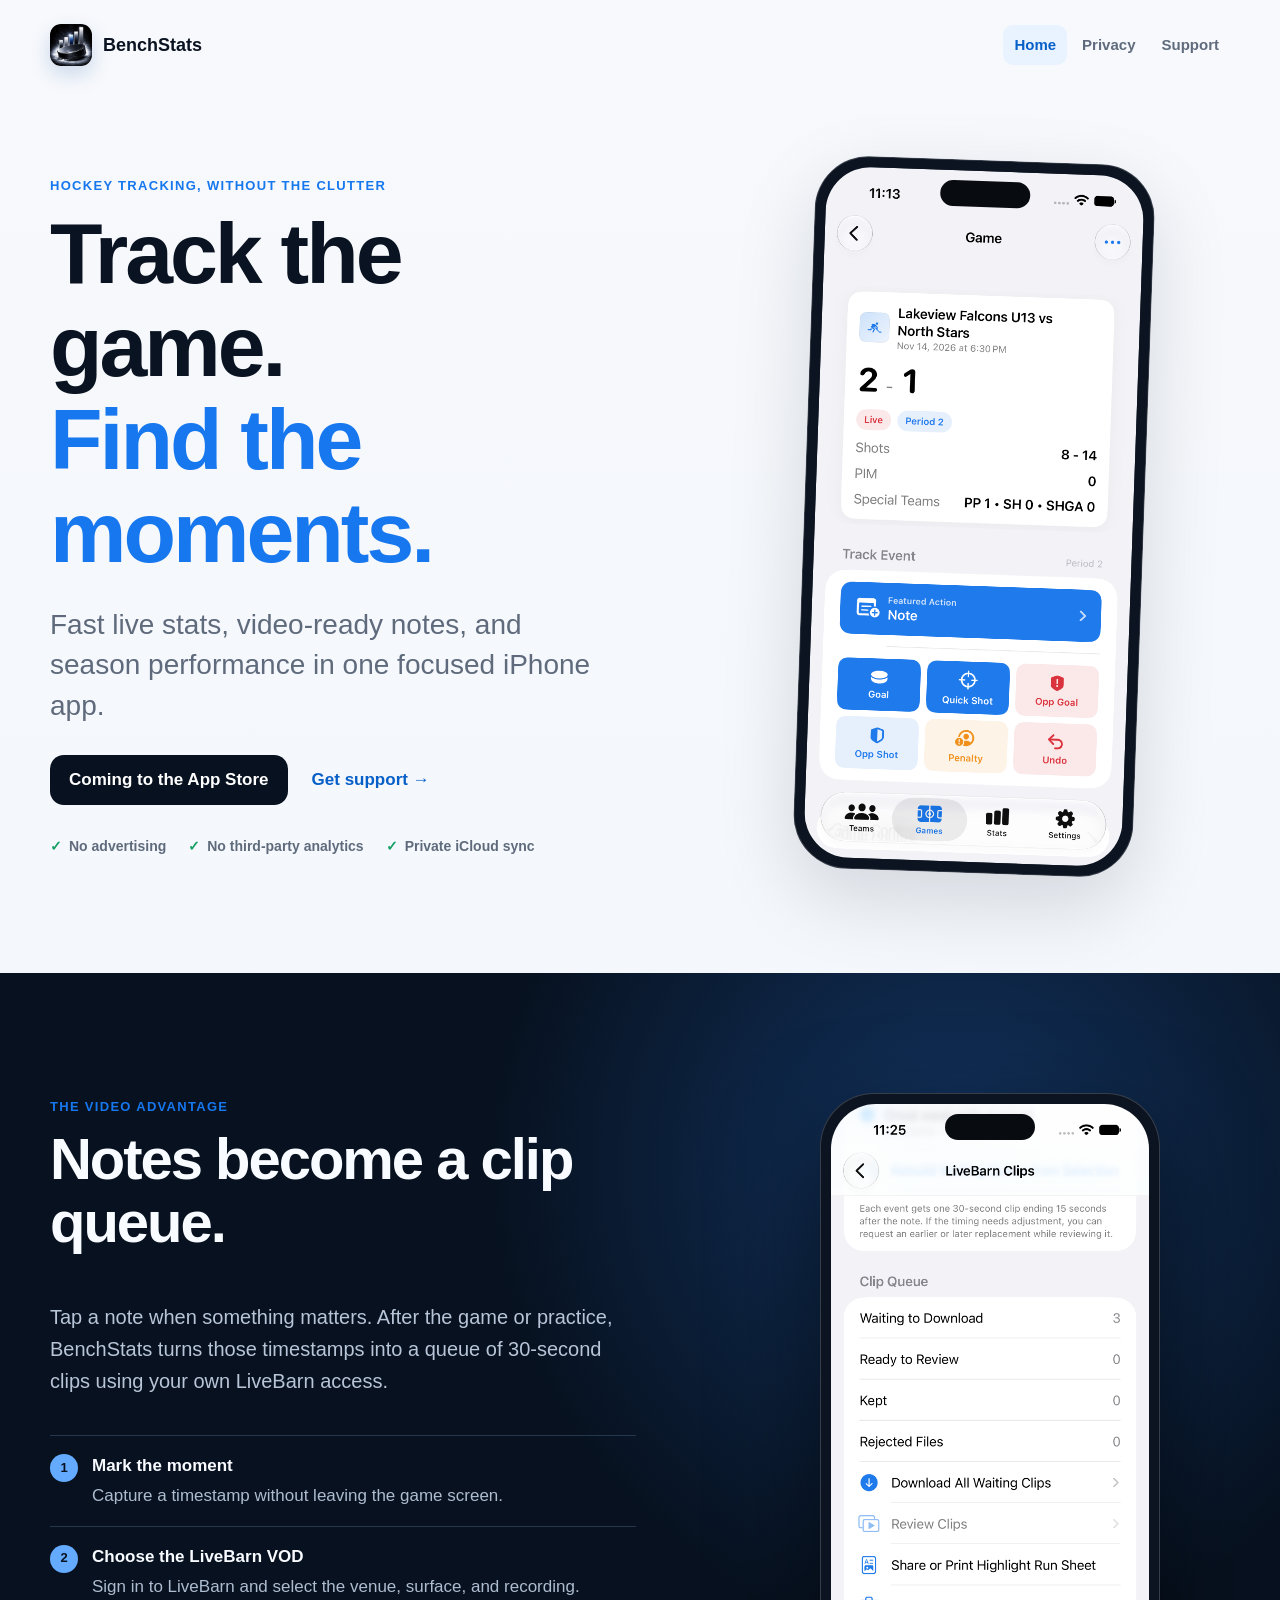
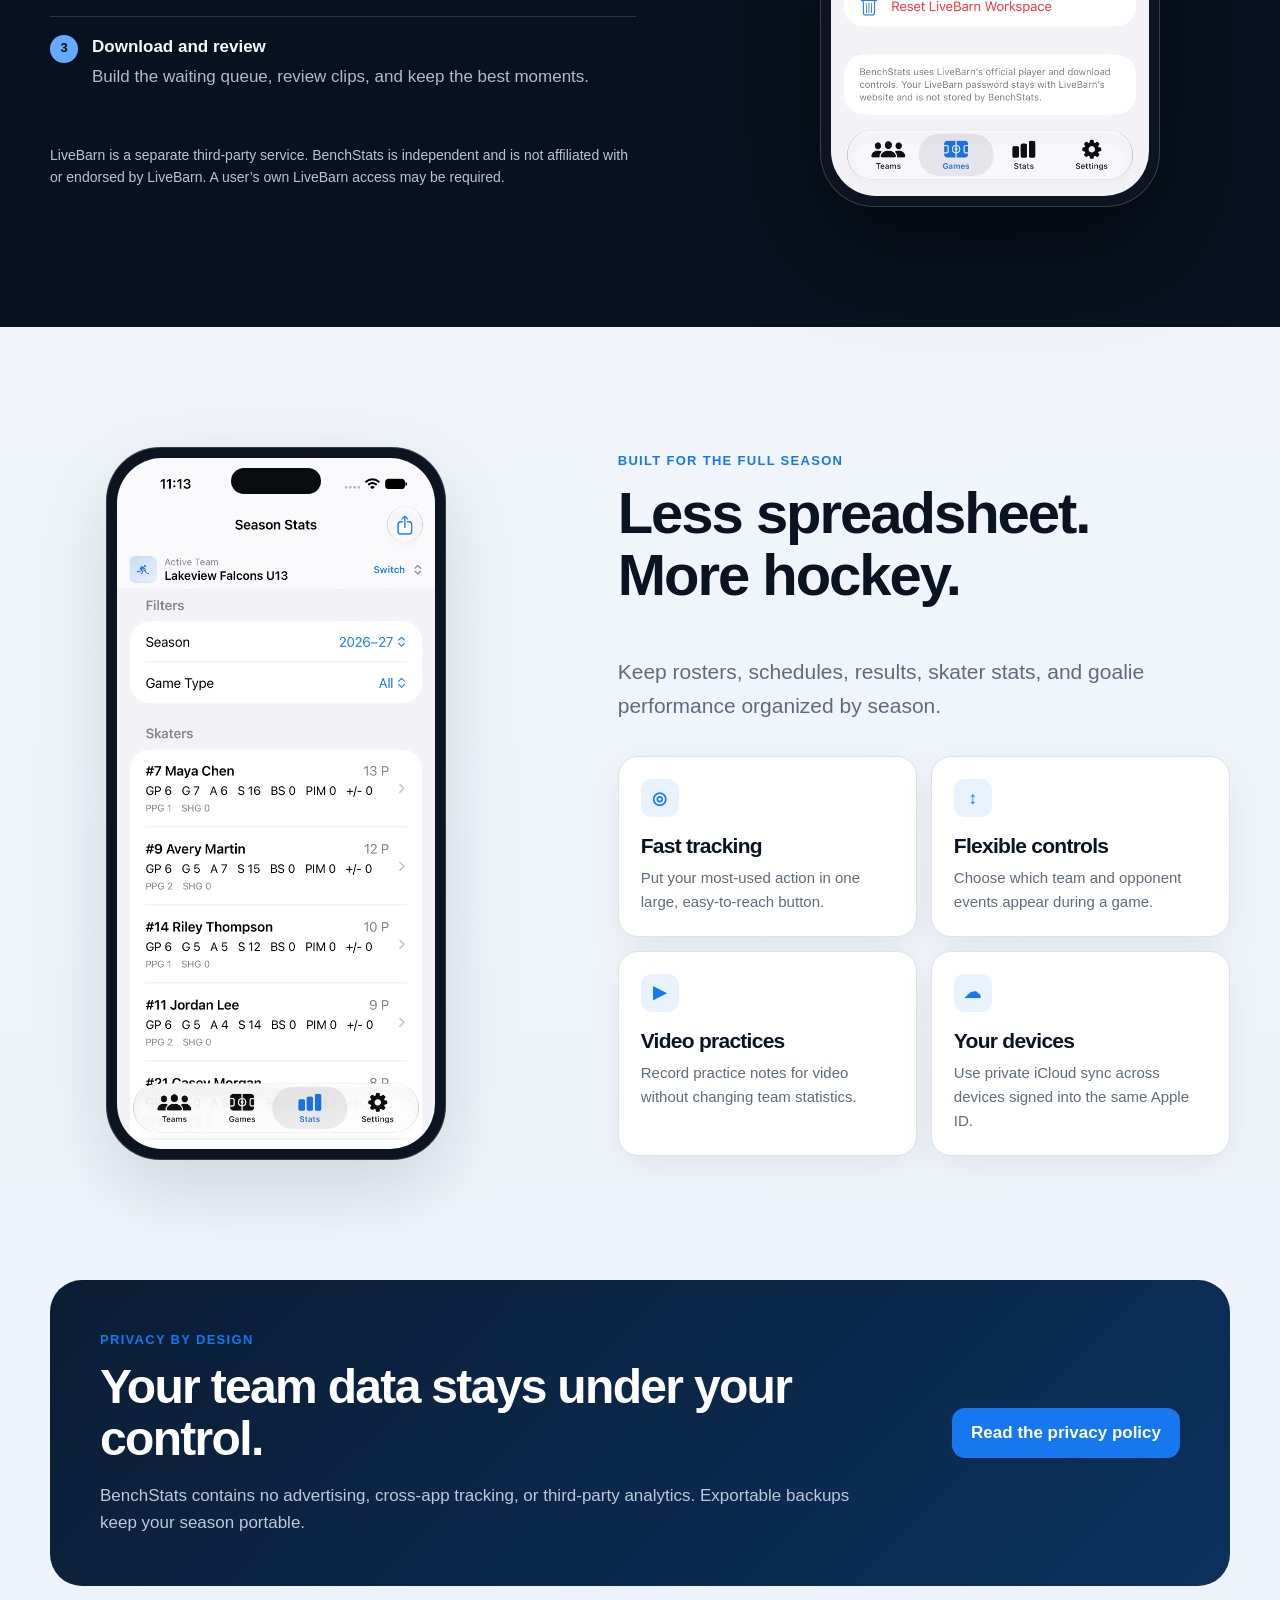
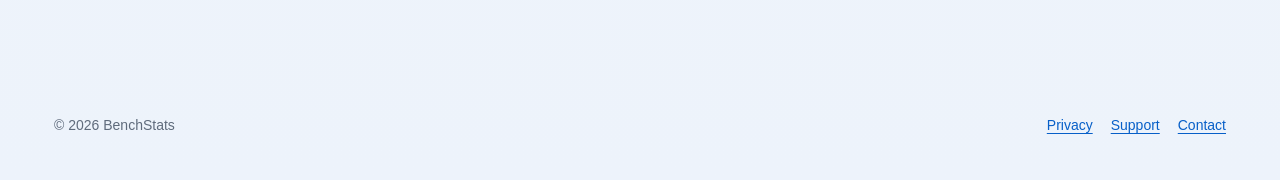
<file: index.html>
<!doctype html>
<html lang="en">
<head>
  <meta charset="utf-8">
  <meta name="viewport" content="width=device-width, initial-scale=1">
  <meta name="description" content="BenchStats is a focused hockey tracking app for fast game stats, timestamped notes, and LiveBarn-assisted clip review.">
  <meta name="theme-color" content="#07111f">
  <title>BenchStats · Hockey stats and video-ready notes</title>
  <link rel="icon" href="assets/app-icon.png">
  <link rel="stylesheet" href="styles.css">
</head>
<body class="landing">
  <header class="site-header wide">
    <a class="brand" href="index.html" aria-label="BenchStats home">
      <img class="brand-icon" src="assets/app-icon.png" alt="">
      <span>BenchStats</span>
    </a>
    <nav aria-label="Main navigation">
      <a aria-current="page" href="index.html">Home</a>
      <a href="privacy.html">Privacy</a>
      <a href="support.html">Support</a>
    </nav>
  </header>

  <main class="landing-main">
    <section class="hero">
      <div class="hero-copy">
        <div class="eyebrow">Hockey tracking, without the clutter</div>
        <h1>Track the game.<br><span>Find the moments.</span></h1>
        <p>Fast live stats, video-ready notes, and season performance in one focused iPhone app.</p>
        <div class="hero-actions">
          <span class="store-badge">Coming to the App Store</span>
          <a class="text-link" href="support.html">Get support <span aria-hidden="true">→</span></a>
        </div>
        <ul class="trust-list" aria-label="BenchStats benefits">
          <li>No advertising</li><li>No third-party analytics</li><li>Private iCloud sync</li>
        </ul>
      </div>
      <div class="phone-stage hero-phone" aria-label="BenchStats live tracking screen">
        <img src="assets/live-game.png" alt="BenchStats live game screen with a featured Note button and quick event controls">
      </div>
    </section>

    <section class="video-story">
      <div class="video-copy">
        <div class="eyebrow">The video advantage</div>
        <h2>Notes become a clip queue.</h2>
        <p>Tap a note when something matters. After the game or practice, BenchStats turns those timestamps into a queue of 30-second clips using your own LiveBarn access.</p>
        <ol class="steps">
          <li><strong>Mark the moment</strong><span>Capture a timestamp without leaving the game screen.</span></li>
          <li><strong>Choose the LiveBarn VOD</strong><span>Sign in to LiveBarn and select the venue, surface, and recording.</span></li>
          <li><strong>Download and review</strong><span>Build the waiting queue, review clips, and keep the best moments.</span></li>
        </ol>
        <p class="service-note">LiveBarn is a separate third-party service. BenchStats is independent and is not affiliated with or endorsed by LiveBarn. A user’s own LiveBarn access may be required.</p>
      </div>
      <div class="phone-stage video-phone" aria-label="BenchStats LiveBarn clip queue">
        <img src="assets/livebarn-clips.png" alt="BenchStats LiveBarn Clips screen showing three clips waiting to download">
      </div>
    </section>

    <section class="stats-story">
      <div class="phone-stage stats-phone" aria-label="BenchStats season statistics">
        <img src="assets/season-stats.png" alt="BenchStats season statistics with player games, goals, assists, shots, and points">
      </div>
      <div class="stats-copy">
        <div class="eyebrow">Built for the full season</div>
        <h2>Less spreadsheet. More hockey.</h2>
        <p>Keep rosters, schedules, results, skater stats, and goalie performance organized by season.</p>
        <div class="feature-grid">
          <article><span aria-hidden="true">◎</span><h3>Fast tracking</h3><p>Put your most-used action in one large, easy-to-reach button.</p></article>
          <article><span aria-hidden="true">↕</span><h3>Flexible controls</h3><p>Choose which team and opponent events appear during a game.</p></article>
          <article><span aria-hidden="true">▶</span><h3>Video practices</h3><p>Record practice notes for video without changing team statistics.</p></article>
          <article><span aria-hidden="true">☁</span><h3>Your devices</h3><p>Use private iCloud sync across devices signed into the same Apple ID.</p></article>
        </div>
      </div>
    </section>

    <section class="privacy-pitch">
      <div>
        <div class="eyebrow">Privacy by design</div>
        <h2>Your team data stays under your control.</h2>
        <p>BenchStats contains no advertising, cross-app tracking, or third-party analytics. Exportable backups keep your season portable.</p>
      </div>
      <a class="button" href="privacy.html">Read the privacy policy</a>
    </section>
  </main>

  <footer class="wide">
    <span>© 2026 BenchStats</span>
    <div><a href="privacy.html">Privacy</a><a href="support.html">Support</a><a href="mailto:benchstatsapp@gmail.com">Contact</a></div>
  </footer>
</body>
</html>
</file>
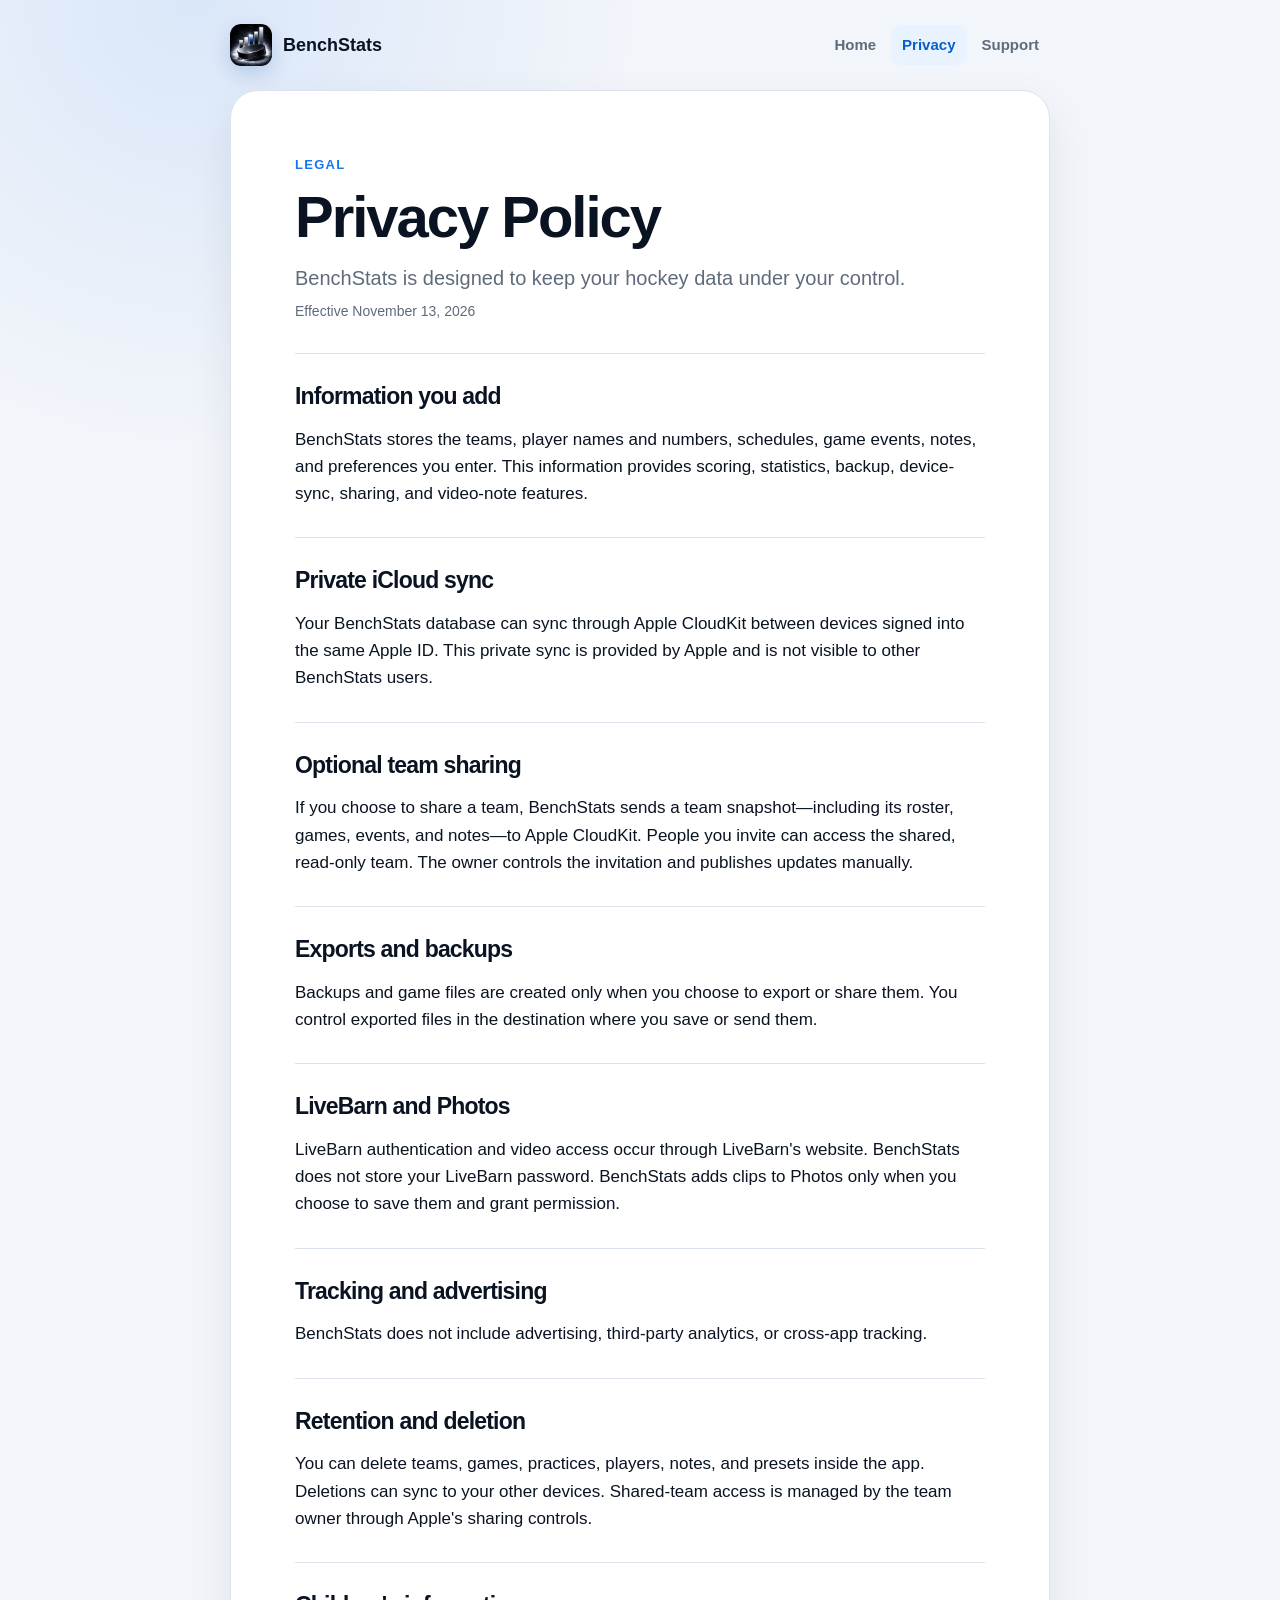
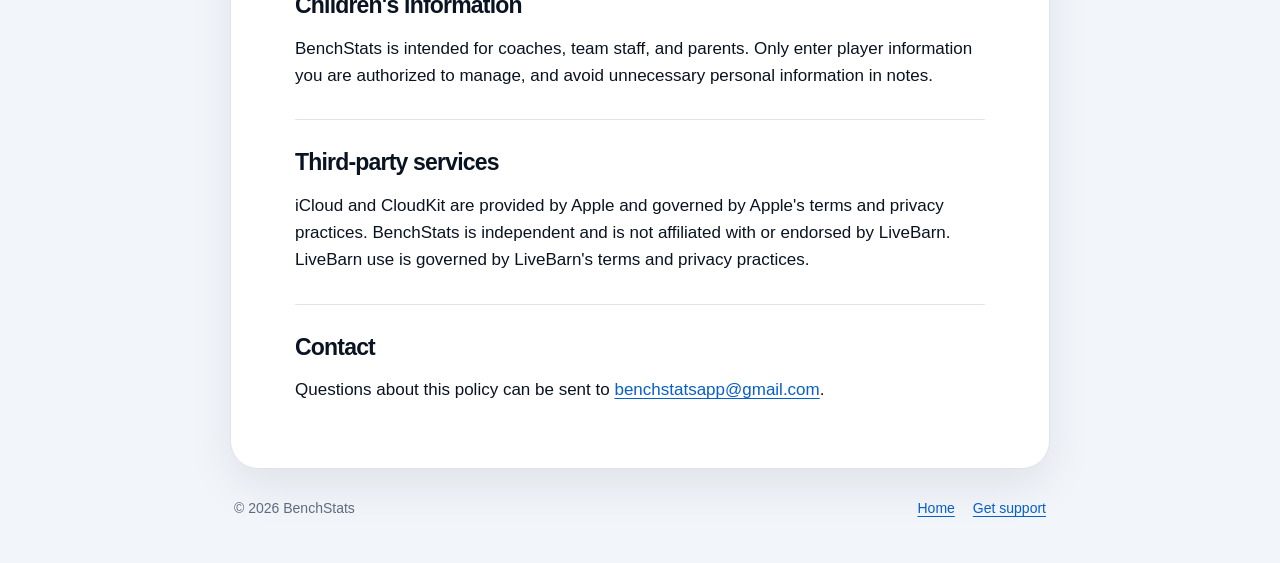
<file: privacy.html>
<!doctype html>
<html lang="en">
<head>
  <meta charset="utf-8">
  <meta name="viewport" content="width=device-width, initial-scale=1">
  <meta name="description" content="Privacy policy for BenchStats, the hockey game and practice tracking app.">
  <meta name="theme-color" content="#0b1220">
  <title>Privacy Policy · BenchStats</title>
  <link rel="icon" href="assets/app-icon.png">
  <link rel="stylesheet" href="styles.css">
</head>
<body class="legal">
  <header class="site-header">
    <a class="brand" href="index.html" aria-label="BenchStats home">
      <img class="brand-icon" src="assets/app-icon.png" alt="">
      <span>BenchStats</span>
    </a>
    <nav aria-label="Support navigation">
      <a href="index.html">Home</a>
      <a aria-current="page" href="privacy.html">Privacy</a>
      <a href="support.html">Support</a>
    </nav>
  </header>

  <main class="legal-main">
    <div class="eyebrow">Legal</div>
    <h1>Privacy Policy</h1>
    <p class="lede">BenchStats is designed to keep your hockey data under your control.</p>
    <p class="updated">Effective November 13, 2026</p>

    <section>
      <h2>Information you add</h2>
      <p>BenchStats stores the teams, player names and numbers, schedules, game events, notes, and preferences you enter. This information provides scoring, statistics, backup, device-sync, sharing, and video-note features.</p>
    </section>

    <section>
      <h2>Private iCloud sync</h2>
      <p>Your BenchStats database can sync through Apple CloudKit between devices signed into the same Apple ID. This private sync is provided by Apple and is not visible to other BenchStats users.</p>
    </section>

    <section>
      <h2>Optional team sharing</h2>
      <p>If you choose to share a team, BenchStats sends a team snapshot—including its roster, games, events, and notes—to Apple CloudKit. People you invite can access the shared, read-only team. The owner controls the invitation and publishes updates manually.</p>
    </section>

    <section>
      <h2>Exports and backups</h2>
      <p>Backups and game files are created only when you choose to export or share them. You control exported files in the destination where you save or send them.</p>
    </section>

    <section>
      <h2>LiveBarn and Photos</h2>
      <p>LiveBarn authentication and video access occur through LiveBarn's website. BenchStats does not store your LiveBarn password. BenchStats adds clips to Photos only when you choose to save them and grant permission.</p>
    </section>

    <section>
      <h2>Tracking and advertising</h2>
      <p>BenchStats does not include advertising, third-party analytics, or cross-app tracking.</p>
    </section>

    <section>
      <h2>Retention and deletion</h2>
      <p>You can delete teams, games, practices, players, notes, and presets inside the app. Deletions can sync to your other devices. Shared-team access is managed by the team owner through Apple's sharing controls.</p>
    </section>

    <section>
      <h2>Children's information</h2>
      <p>BenchStats is intended for coaches, team staff, and parents. Only enter player information you are authorized to manage, and avoid unnecessary personal information in notes.</p>
    </section>

    <section>
      <h2>Third-party services</h2>
      <p>iCloud and CloudKit are provided by Apple and governed by Apple's terms and privacy practices. BenchStats is independent and is not affiliated with or endorsed by LiveBarn. LiveBarn use is governed by LiveBarn's terms and privacy practices.</p>
    </section>

    <section>
      <h2>Contact</h2>
      <p>Questions about this policy can be sent to <a href="mailto:benchstatsapp@gmail.com">benchstatsapp@gmail.com</a>.</p>
    </section>
  </main>

  <footer>
    <span>© 2026 BenchStats</span>
    <div><a href="index.html">Home</a><a href="support.html">Get support</a></div>
  </footer>
</body>
</html>
</file>
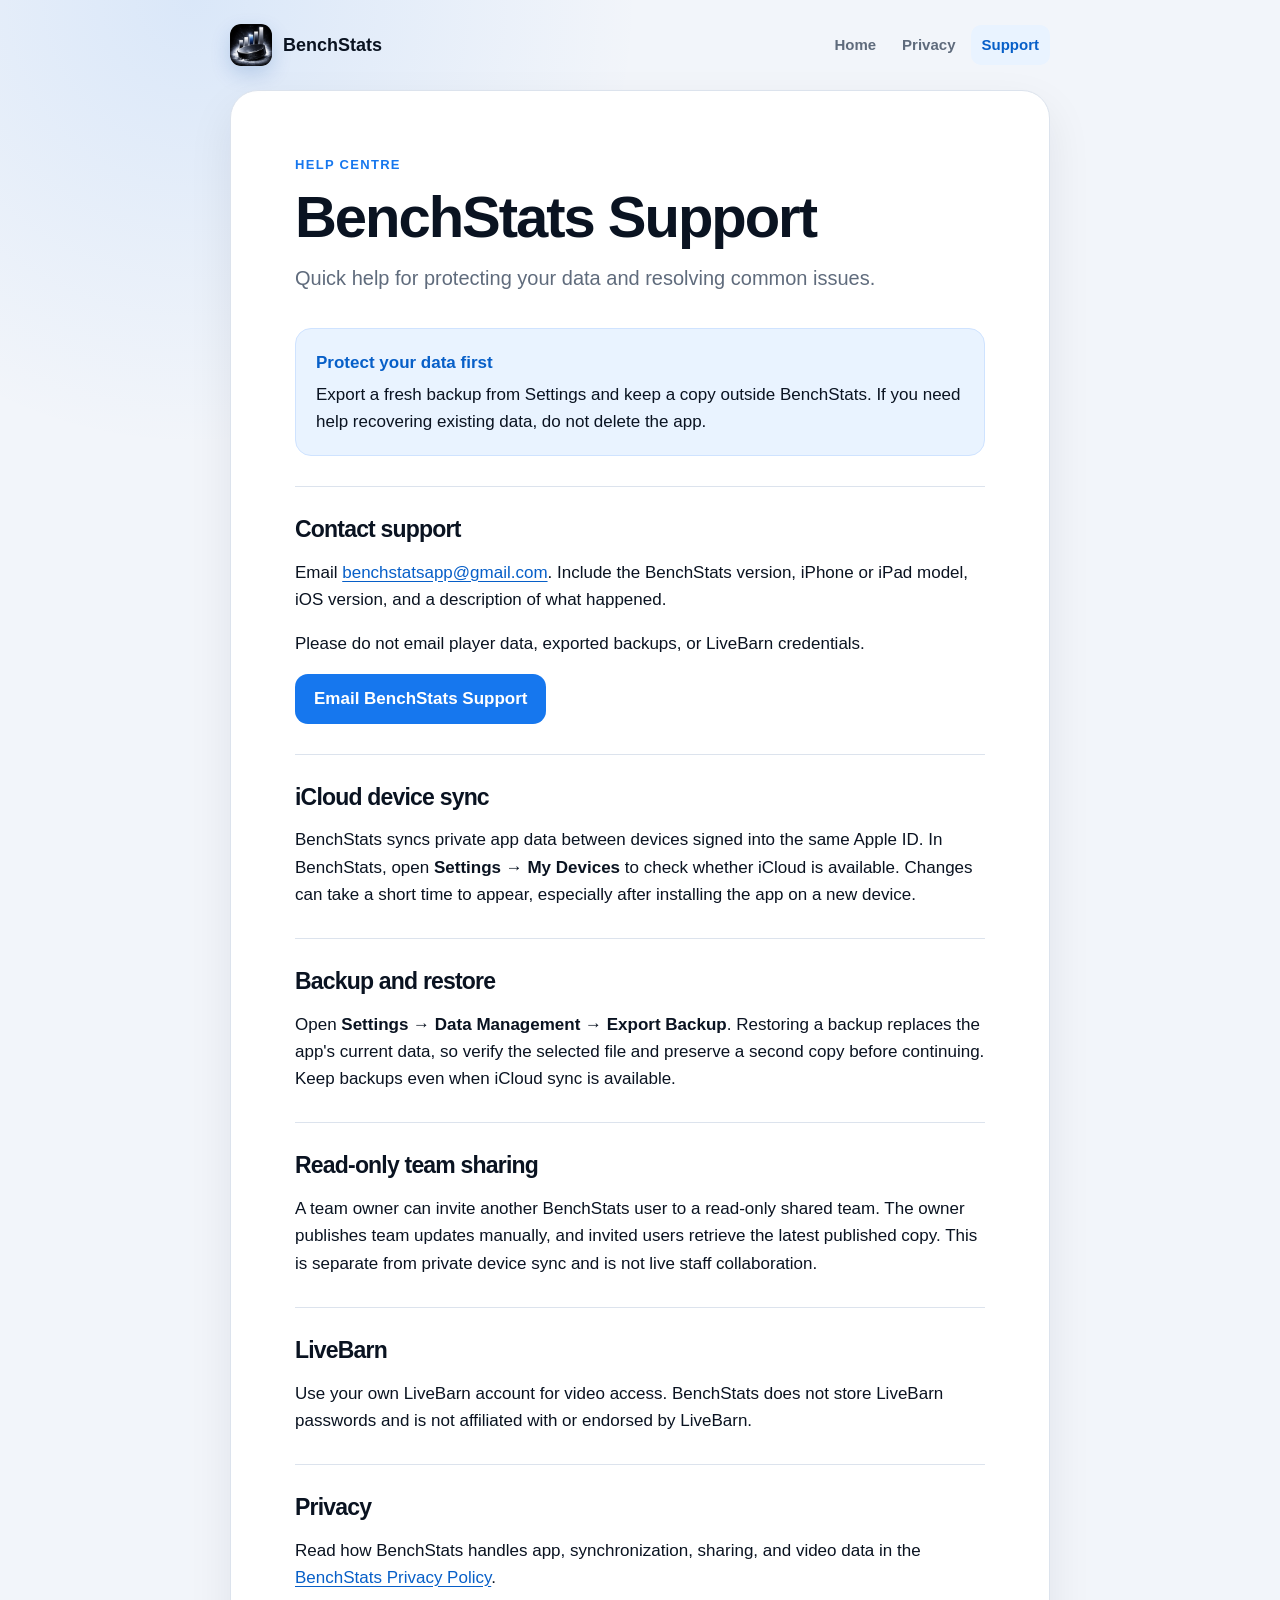
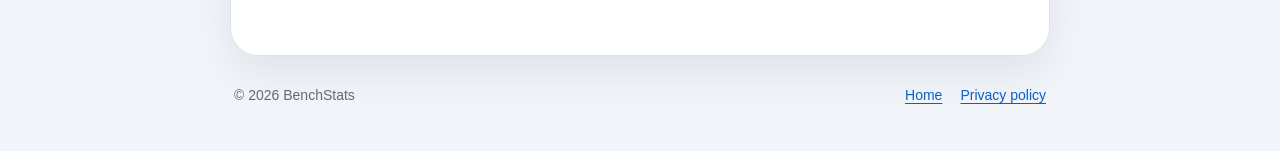
<file: support.html>
<!doctype html>
<html lang="en">
<head>
  <meta charset="utf-8">
  <meta name="viewport" content="width=device-width, initial-scale=1">
  <meta name="description" content="Help, backup guidance, and contact information for BenchStats.">
  <meta name="theme-color" content="#0b1220">
  <title>Support · BenchStats</title>
  <link rel="icon" href="assets/app-icon.png">
  <link rel="stylesheet" href="styles.css">
</head>
<body class="legal">
  <header class="site-header">
    <a class="brand" href="index.html" aria-label="BenchStats home">
      <img class="brand-icon" src="assets/app-icon.png" alt="">
      <span>BenchStats</span>
    </a>
    <nav aria-label="Support navigation">
      <a href="index.html">Home</a>
      <a href="privacy.html">Privacy</a>
      <a aria-current="page" href="support.html">Support</a>
    </nav>
  </header>

  <main class="legal-main">
    <div class="eyebrow">Help centre</div>
    <h1>BenchStats Support</h1>
    <p class="lede">Quick help for protecting your data and resolving common issues.</p>

    <aside class="callout">
      <strong>Protect your data first</strong>
      <p>Export a fresh backup from Settings and keep a copy outside BenchStats. If you need help recovering existing data, do not delete the app.</p>
    </aside>

    <section>
      <h2>Contact support</h2>
      <p>Email <a href="mailto:benchstatsapp@gmail.com?subject=BenchStats%20Support">benchstatsapp@gmail.com</a>. Include the BenchStats version, iPhone or iPad model, iOS version, and a description of what happened.</p>
      <p>Please do not email player data, exported backups, or LiveBarn credentials.</p>
      <a class="button" href="mailto:benchstatsapp@gmail.com?subject=BenchStats%20Support">Email BenchStats Support</a>
    </section>

    <section>
      <h2>iCloud device sync</h2>
      <p>BenchStats syncs private app data between devices signed into the same Apple ID. In BenchStats, open <strong>Settings → My Devices</strong> to check whether iCloud is available. Changes can take a short time to appear, especially after installing the app on a new device.</p>
    </section>

    <section>
      <h2>Backup and restore</h2>
      <p>Open <strong>Settings → Data Management → Export Backup</strong>. Restoring a backup replaces the app's current data, so verify the selected file and preserve a second copy before continuing. Keep backups even when iCloud sync is available.</p>
    </section>

    <section>
      <h2>Read-only team sharing</h2>
      <p>A team owner can invite another BenchStats user to a read-only shared team. The owner publishes team updates manually, and invited users retrieve the latest published copy. This is separate from private device sync and is not live staff collaboration.</p>
    </section>

    <section>
      <h2>LiveBarn</h2>
      <p>Use your own LiveBarn account for video access. BenchStats does not store LiveBarn passwords and is not affiliated with or endorsed by LiveBarn.</p>
    </section>

    <section>
      <h2>Privacy</h2>
      <p>Read how BenchStats handles app, synchronization, sharing, and video data in the <a href="privacy.html">BenchStats Privacy Policy</a>.</p>
    </section>
  </main>

  <footer>
    <span>© 2026 BenchStats</span>
    <div><a href="index.html">Home</a><a href="privacy.html">Privacy policy</a></div>
  </footer>
</body>
</html>
</file>
<file: styles.css>
:root { color-scheme: light; --background:#f2f5fa; --surface:#fff; --text:#0a1321; --muted:#5f6b7c; --line:#dce3ed; --accent:#1677ee; --accent-strong:#075fc8; --accent-soft:#e9f3ff; --navy:#07111f; --shadow:0 28px 80px rgba(10,19,33,.14); }
* { box-sizing:border-box; }
html { background:var(--background); scroll-behavior:smooth; }
body { margin:0; color:var(--text); background:var(--background); font:17px/1.6 -apple-system,BlinkMacSystemFont,"SF Pro Text","Segoe UI",sans-serif; }
img { display:block; max-width:100%; }
a { color:var(--accent-strong); text-underline-offset:3px; }
.wide { width:min(1180px,calc(100% - 40px)); margin-inline:auto; }
.site-header { width:min(820px,calc(100% - 40px)); margin-inline:auto; display:flex; align-items:center; justify-content:space-between; gap:24px; padding:24px 0; }
.site-header.wide { width:min(1180px,calc(100% - 40px)); }
.brand { display:inline-flex; align-items:center; gap:11px; color:var(--text); font-size:18px; font-weight:800; text-decoration:none; }
.brand-icon { width:42px; height:42px; border-radius:11px; box-shadow:0 8px 20px rgba(0,71,160,.18); }
nav { display:flex; gap:4px; }
nav a { padding:8px 11px; border-radius:10px; color:var(--muted); font-size:15px; font-weight:700; text-decoration:none; }
nav a[aria-current="page"] { color:var(--accent-strong); background:var(--accent-soft); }
.eyebrow { margin-bottom:10px; color:var(--accent); font-size:13px; font-weight:850; letter-spacing:.1em; text-transform:uppercase; }
h1,h2,h3 { margin-top:0; line-height:1.08; letter-spacing:-.035em; }
h1 { font-size:clamp(48px,7vw,86px); }
h2 { font-size:clamp(36px,5vw,58px); }
h3 { font-size:21px; }
.button { display:inline-flex; min-height:48px; align-items:center; justify-content:center; padding:11px 19px; color:#fff; background:var(--accent); border-radius:13px; font-weight:800; text-decoration:none; }
.button:hover { background:var(--accent-strong); }
.button:focus-visible,a:focus-visible { outline:3px solid rgba(22,119,238,.38); outline-offset:3px; }

.landing { background:linear-gradient(180deg,#f7f9fc 0%,#edf3fb 100%); }
.landing-main { overflow:hidden; }
.hero { min-height:760px; display:grid; grid-template-columns:1.05fr .95fr; align-items:center; gap:clamp(40px,8vw,110px); width:min(1180px,calc(100% - 40px)); margin:0 auto; padding:70px 0 100px; }
.hero h1 { margin-bottom:26px; }
.hero h1 span { color:var(--accent); }
.hero-copy>p { max-width:650px; margin:0 0 28px; color:var(--muted); font-size:clamp(20px,2.2vw,28px); line-height:1.45; }
.hero-actions { display:flex; align-items:center; flex-wrap:wrap; gap:18px 24px; }
.store-badge { display:inline-flex; min-height:50px; align-items:center; padding:0 19px; color:#fff; background:var(--navy); border-radius:14px; font-weight:800; }
.text-link { font-weight:800; text-decoration:none; }
.trust-list { display:flex; flex-wrap:wrap; gap:10px 22px; padding:0; margin:30px 0 0; color:var(--muted); list-style:none; font-size:14px; font-weight:700; }
.trust-list li::before { content:"✓"; margin-right:7px; color:#18a065; }
.phone-stage { position:relative; justify-self:center; width:min(340px,78vw); padding:10px; background:#0c1421; border:1px solid rgba(255,255,255,.18); border-radius:54px; box-shadow:var(--shadow); }
.phone-stage::before { content:""; position:absolute; z-index:2; top:20px; left:50%; width:90px; height:26px; transform:translateX(-50%); background:#080b10; border-radius:18px; }
.phone-stage img { border-radius:45px; }
.hero-phone { transform:rotate(2deg); }
.video-story { display:grid; grid-template-columns:1.1fr .9fr; gap:clamp(48px,9vw,130px); align-items:center; padding:120px max(20px,calc((100vw - 1180px)/2)); color:#f8fbff; background:radial-gradient(circle at 75% 20%,#12335f 0,transparent 30rem),var(--navy); }
.video-copy p { color:#b8c5d8; font-size:20px; }
.steps { padding:0; margin:38px 0; list-style:none; counter-reset:steps; }
.steps li { position:relative; display:grid; grid-template-columns:42px 1fr; padding:16px 0; border-top:1px solid #26364d; counter-increment:steps; }
.steps li::before { content:counter(steps); display:grid; width:28px; height:28px; place-items:center; margin-top:2px; color:#07111f; background:#64abff; border-radius:50%; font-size:13px; font-weight:900; }
.steps strong,.steps span { grid-column:2; }
.steps span { color:#aebcd0; }
.service-note { font-size:14px!important; }
.video-phone { box-shadow:0 38px 100px rgba(0,0,0,.5); }
.stats-story { display:grid; grid-template-columns:.85fr 1.15fr; gap:clamp(48px,9vw,130px); align-items:center; width:min(1180px,calc(100% - 40px)); margin:0 auto; padding:120px 0; }
.stats-copy>p { max-width:660px; color:var(--muted); font-size:21px; }
.feature-grid { display:grid; grid-template-columns:repeat(2,minmax(0,1fr)); gap:14px; margin-top:34px; }
.feature-grid article { padding:22px; background:var(--surface); border:1px solid var(--line); border-radius:20px; box-shadow:0 12px 35px rgba(10,19,33,.06); }
.feature-grid article>span { display:grid; width:38px; height:38px; place-items:center; margin-bottom:18px; color:var(--accent); background:var(--accent-soft); border-radius:11px; font-weight:900; }
.feature-grid h3 { margin-bottom:8px; }
.feature-grid p { margin:0; color:var(--muted); font-size:15px; }
.privacy-pitch { display:flex; align-items:center; justify-content:space-between; gap:40px; width:min(1180px,calc(100% - 40px)); margin:0 auto 100px; padding:50px; color:#fff; background:linear-gradient(135deg,#0b1d34,#0b315d); border-radius:32px; }
.privacy-pitch h2 { max-width:760px; margin-bottom:15px; font-size:clamp(32px,4vw,48px); }
.privacy-pitch p { max-width:760px; margin-bottom:0; color:#bbc9da; }
.privacy-pitch .button { flex:0 0 auto; }

.legal { background:radial-gradient(circle at 15% 0%,rgba(22,119,238,.11),transparent 28rem),var(--background); }
.legal-main { width:min(820px,calc(100% - 40px)); margin-inline:auto; padding:clamp(32px,7vw,64px); background:var(--surface); border:1px solid var(--line); border-radius:28px; box-shadow:0 18px 45px rgba(16,24,39,.08); }
.legal-main h1 { margin-bottom:0; font-size:clamp(38px,8vw,58px); }
.legal-main h2 { margin-bottom:10px; font-size:23px; }
.lede { margin:14px 0 6px; color:var(--muted); font-size:20px; }
.updated { margin:0; color:var(--muted); font-size:14px; }
.legal-main section { padding-top:30px; margin-top:30px; border-top:1px solid var(--line); }
.legal-main section p:last-child,.callout p:last-child { margin-bottom:0; }
.callout { padding:20px; margin-top:34px; background:var(--accent-soft); border:1px solid #cfe3ff; border-radius:16px; }
.callout strong { display:block; margin-bottom:4px; color:var(--accent-strong); }
.callout p { margin-top:0; }
footer { width:min(820px,calc(100% - 40px)); margin-inline:auto; display:flex; justify-content:space-between; gap:24px; padding:28px 4px 44px; color:var(--muted); font-size:14px; }
footer.wide { width:min(1180px,calc(100% - 40px)); }
footer div { display:flex; gap:18px; }
@media(max-width:850px){ .hero,.video-story,.stats-story{grid-template-columns:1fr}.hero{padding-top:40px;text-align:center}.hero-copy>p{margin-inline:auto}.hero-actions,.trust-list{justify-content:center}.hero-phone{transform:none}.video-story{padding-block:80px}.stats-phone{order:2}.privacy-pitch{align-items:flex-start;flex-direction:column;padding:36px} }
@media(max-width:580px){ .site-header{align-items:flex-start}.brand span{display:none}nav a{padding-inline:8px}.hero{min-height:auto;padding-bottom:70px}.feature-grid{grid-template-columns:1fr}.legal-main{border-radius:22px}footer{flex-direction:column} }
@media(prefers-reduced-motion:reduce){ html{scroll-behavior:auto} }
</file>
